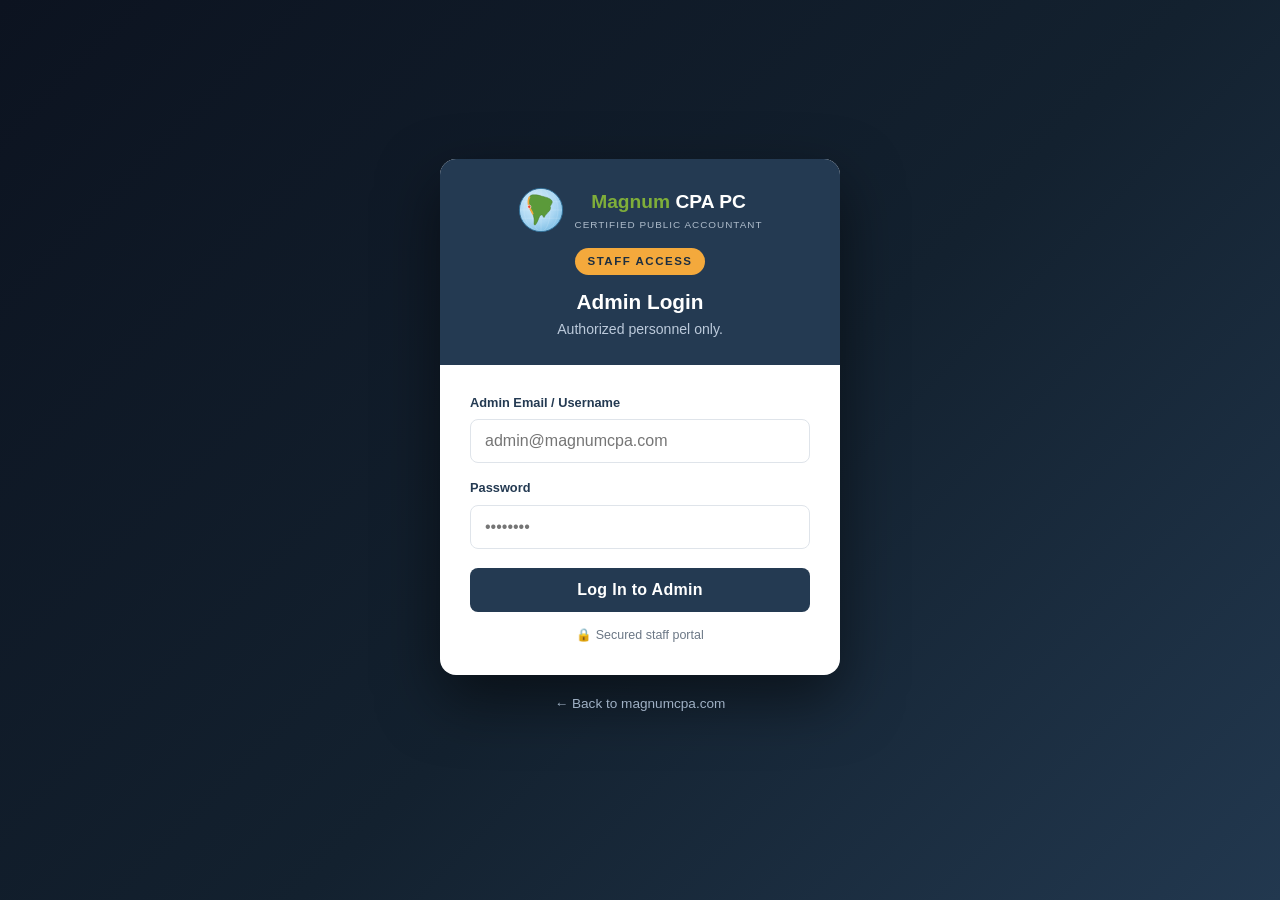
<file: admin-login.html>
<!DOCTYPE html>
<html lang="en">
<head>
<meta charset="UTF-8">
<meta name="viewport" content="width=device-width, initial-scale=1.0">
<title>Admin Login — Magnum CPA PC</title>
<style>
  :root{--navy:#243a52;--navy-dark:#1c2e41;--navy-3:#13212f;--gold:#f4a93c;--green:#7fae3a;--blue:#2f9fd6;--muted:#6b7785;--border:#dfe4ea;}
  *{box-sizing:border-box;margin:0;padding:0;}
  body{font-family:-apple-system,BlinkMacSystemFont,"Segoe UI",Roboto,Helvetica,Arial,sans-serif;
    min-height:100vh;display:flex;flex-direction:column;color:#2b2b2b;line-height:1.6;
    background:linear-gradient(135deg,#0c1320 0%,var(--navy-3) 55%,#22384f 100%);}
  a{text-decoration:none;color:inherit;}
  .globe{width:46px;height:46px;display:block;flex:none;}
  .wrap{flex:1;display:flex;align-items:center;justify-content:center;padding:34px 18px;}
  .card{width:100%;max-width:400px;background:#fff;border-radius:16px;box-shadow:0 24px 60px rgba(0,0,0,.5);overflow:hidden;}
  .card-head{background:var(--navy);color:#fff;padding:28px 30px 24px;text-align:center;}
  .brand{display:inline-flex;align-items:center;gap:11px;margin-bottom:14px;}
  .brand b{font-size:1.2rem;color:var(--green);font-weight:700;}
  .brand b span{color:#fff;}
  .brand small{display:block;font-size:.62rem;letter-spacing:1px;color:#aebccb;text-align:left;}
  .badge{display:inline-block;background:var(--gold);color:var(--navy-dark);font-weight:800;font-size:.72rem;
    letter-spacing:1.5px;padding:4px 12px;border-radius:20px;text-transform:uppercase;margin-bottom:10px;}
  .card-head h1{font-size:1.3rem;}
  .card-head p{color:#bccadb;font-size:.88rem;}
  .body{padding:28px 30px 30px;}
  .field{margin-bottom:15px;}
  .field label{display:block;font-size:.8rem;font-weight:700;color:var(--navy);margin-bottom:6px;}
  .field input{width:100%;padding:12px 14px;border:1px solid var(--border);border-radius:8px;font-size:1rem;}
  .field input:focus{outline:2px solid var(--gold);border-color:transparent;}
  .btn{width:100%;background:var(--navy);color:#fff;font-weight:800;padding:13px;border:0;border-radius:8px;
    font-size:1rem;cursor:pointer;letter-spacing:.3px;transition:transform .15s,box-shadow .2s;margin-top:4px;}
  .btn:hover{transform:translateY(-2px);box-shadow:0 10px 22px rgba(36,58,82,.4);}
  .secure{display:flex;align-items:center;justify-content:center;gap:6px;color:var(--muted);font-size:.78rem;margin-top:14px;}
  .back{display:block;text-align:center;color:#9fb0c4;font-size:.85rem;padding:18px 0 26px;}
  .back:hover{color:#fff;}
</style>
</head>
<body>
<svg width="0" height="0" style="position:absolute" aria-hidden="true">
  <symbol id="globeIcon" viewBox="0 0 100 100">
    <defs><radialGradient id="gOcean" cx="40%" cy="34%" r="80%">
      <stop offset="0%" stop-color="#dcf0fb"/><stop offset="58%" stop-color="#a9d6f2"/><stop offset="100%" stop-color="#6db4e0"/>
    </radialGradient><clipPath id="gClip"><circle cx="50" cy="50" r="47"/></clipPath></defs>
    <circle cx="50" cy="50" r="47" fill="url(#gOcean)"/>
    <g clip-path="url(#gClip)" fill="none" stroke="#ffffff" stroke-width="0.8" opacity=".35">
      <line x1="3" y1="32" x2="97" y2="32"/><line x1="3" y1="50" x2="97" y2="50"/><line x1="3" y1="68" x2="97" y2="68"/>
      <line x1="50" y1="3" x2="50" y2="97"/><ellipse cx="50" cy="50" rx="20" ry="47"/><ellipse cx="50" cy="50" rx="37" ry="47"/>
    </g>
    <g clip-path="url(#gClip)">
      <path d="M28 18 C34 16 44 17 52 20 C60 22 70 24 74 30 C76 34 72 38 70 42 C72 46 70 52 64 56 C62 60 60 60 58 64 C57 68 55 66 54 62 C52 60 50 60 47 64 C44 70 42 78 38 82 C36 84 34 82 35 76 C36 70 34 64 32 58 C30 52 26 48 24 42 C22 36 22 28 25 22 C26 20 27 19 28 18 Z" fill="#5b9a3a" stroke="#467a2c" stroke-width="1"/>
      <path d="M32 58 C30 52 26 48 24 42 C22 36 22 28 25 22" fill="none" stroke="#f4a93c" stroke-width="3.6" stroke-linecap="round" stroke-linejoin="round"/>
      <circle cx="24.5" cy="43" r="3.6" fill="#e8442b" stroke="#fff" stroke-width="1.3"/>
    </g>
    <circle cx="50" cy="50" r="47" fill="none" stroke="#2f6d96" stroke-width="2"/>
  </symbol>
</svg>

<div class="wrap">
  <div>
    <div class="card">
      <div class="card-head">
        <div class="brand">
          <svg class="globe" aria-hidden="true"><use href="#globeIcon"/></svg>
          <span><b>Magnum <span>CPA PC</span></b><small>CERTIFIED PUBLIC ACCOUNTANT</small></span>
        </div>
        <div class="badge">Staff Access</div>
        <h1>Admin Login</h1>
        <p>Authorized personnel only.</p>
      </div>
      <div class="body">
        <form onsubmit="return adminLogin(event)">
          <div class="field"><label for="user">Admin Email / Username</label><input type="text" id="user" placeholder="admin@magnumcpa.com" required></div>
          <div class="field"><label for="pass">Password</label><input type="password" id="pass" placeholder="••••••••" required></div>
          <button class="btn" type="submit">Log In to Admin</button>
        </form>
        <div class="secure">🔒 Secured staff portal</div>
      </div>
    </div>
    <a class="back" href="index.html">← Back to magnumcpa.com</a>
  </div>
</div>

<script>
  // ===== Admin credentials — CHANGE THESE before going live =====
  const ADMIN_USER = "admin@magnumcpa.com";
  const ADMIN_PASS = "magnum2026";
  // ==============================================================

  function adminLogin(e){
    e.preventDefault();
    const u = document.getElementById('user').value.trim().toLowerCase();
    const p = document.getElementById('pass').value;
    if (u === ADMIN_USER.toLowerCase() && p === ADMIN_PASS){
      sessionStorage.setItem('magnum_admin', '1');
      window.location.href = 'admin.html';
    } else {
      alert('Invalid admin credentials.');
    }
    return false;
  }
</script>
</body>
</html>
</file>
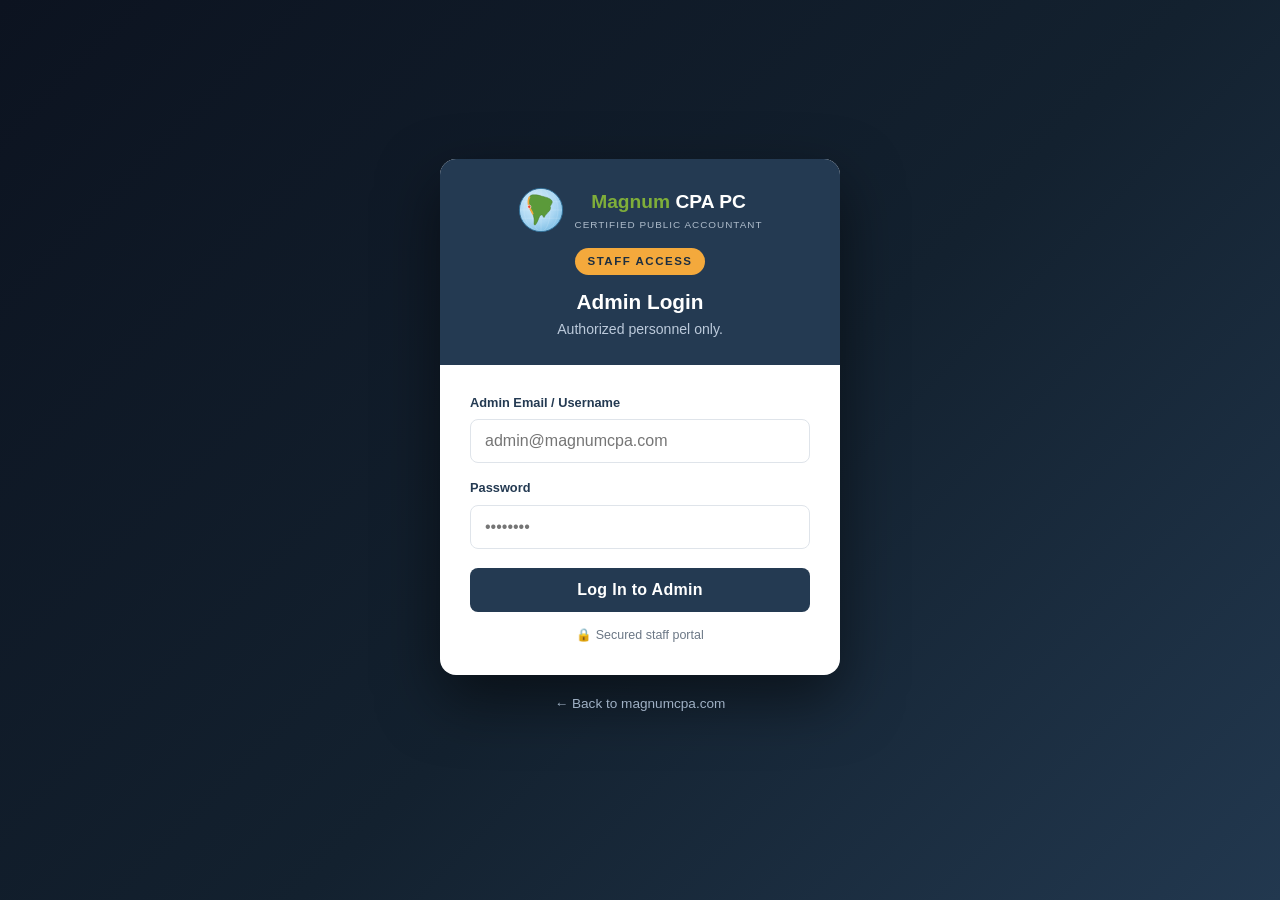
<file: admin.html>
<!DOCTYPE html>
<html lang="en">
<head>
<meta charset="UTF-8">
<meta name="viewport" content="width=device-width, initial-scale=1.0">
<title>Admin Dashboard — Magnum CPA PC</title>
<style>
  :root{
    --navy:#243a52;--navy-dark:#1c2e41;--navy-3:#13212f;
    --gold:#f4a93c;--green:#7fae3a;--blue:#2f9fd6;
    --text:#2b2b2b;--muted:#6b7785;--border:#e1e6ec;--bg-alt:#f3f5f8;--radius:12px;
  }
  *{box-sizing:border-box;margin:0;padding:0;}
  body{font-family:-apple-system,BlinkMacSystemFont,"Segoe UI",Roboto,Helvetica,Arial,sans-serif;
    color:var(--text);background:var(--bg-alt);line-height:1.6;-webkit-font-smoothing:antialiased;}
  a{text-decoration:none;color:inherit;}
  .container{max-width:1100px;margin:0 auto;padding:0 20px;}
  .globe{width:40px;height:40px;display:block;flex:none;}

  header{background:var(--navy-3);color:#fff;position:sticky;top:0;z-index:20;box-shadow:0 2px 10px rgba(0,0,0,.3);}
  .hbar{display:flex;align-items:center;justify-content:space-between;padding:14px 0;gap:16px;}
  .brand{display:flex;align-items:center;gap:11px;}
  .brand b{font-size:1.1rem;color:var(--green);font-weight:700;}
  .brand b span{color:#fff;}
  .brand small{display:block;font-size:.6rem;letter-spacing:1px;color:var(--gold);}
  .hright{display:flex;align-items:center;gap:14px;font-size:.9rem;}
  .btn{background:var(--gold);color:var(--navy-dark);font-weight:700;padding:9px 16px;border-radius:6px;cursor:pointer;border:0;font-size:.85rem;transition:.2s;}
  .btn:hover{filter:brightness(1.05);}
  .btn.ghost{background:transparent;color:#cdd6df;border:1px solid #3a4d66;}
  .btn.ghost:hover{background:#1c2e41;color:#fff;}

  section{padding:28px 0;}
  /* stats */
  .stats{display:grid;grid-template-columns:repeat(4,1fr);gap:16px;margin-bottom:8px;}
  .stat{background:#fff;border:1px solid var(--border);border-radius:var(--radius);padding:20px 22px;border-top:4px solid var(--gold);}
  .stat b{display:block;font-size:1.9rem;color:var(--navy);font-weight:800;}
  .stat span{color:var(--muted);font-size:.85rem;}

  .bar{display:flex;align-items:center;justify-content:space-between;gap:12px;margin:26px 0 14px;flex-wrap:wrap;}
  .bar h2{color:var(--navy);font-size:1.3rem;}
  .search{padding:10px 14px;border:1px solid var(--border);border-radius:8px;font-size:.95rem;min-width:240px;}

  .client{background:#fff;border:1px solid var(--border);border-radius:var(--radius);margin-bottom:14px;overflow:hidden;box-shadow:0 6px 18px rgba(36,58,82,.05);}
  .client-head{display:flex;align-items:center;gap:14px;padding:16px 20px;cursor:pointer;}
  .client-head:hover{background:#fafbfc;}
  .ava{width:48px;height:48px;border-radius:50%;background:var(--navy);color:var(--gold);display:grid;place-items:center;font-weight:700;flex:none;overflow:hidden;}
  .ava img{width:100%;height:100%;object-fit:cover;}
  .client-head .who{flex:1;min-width:0;}
  .client-head .who b{color:var(--navy);display:block;}
  .client-head .who span{color:var(--muted);font-size:.85rem;}
  .pill{background:var(--bg-alt);border:1px solid var(--border);color:var(--muted);font-size:.75rem;font-weight:700;padding:4px 10px;border-radius:20px;white-space:nowrap;}
  .pill.docs{background:#eef6e6;border-color:#cfe3bd;color:#4f7d2f;}
  .chev{color:var(--muted);transition:transform .2s;}
  .client.open .chev{transform:rotate(90deg);}

  .client-body{display:none;padding:0 20px 20px;border-top:1px solid var(--border);}
  .client.open .client-body{display:block;}
  .info-grid{display:grid;grid-template-columns:repeat(2,1fr);gap:8px 24px;padding:16px 0;}
  .info-grid .it{font-size:.9rem;}
  .info-grid .it label{display:block;font-size:.72rem;text-transform:uppercase;letter-spacing:.4px;color:var(--muted);font-weight:700;}
  .info-grid .it span{color:#2b2b2b;}
  .docs-h{font-size:.85rem;font-weight:700;color:var(--navy);text-transform:uppercase;letter-spacing:.4px;margin:6px 0 10px;}
  .doc-row{display:flex;align-items:center;gap:12px;padding:10px 14px;border:1px solid var(--border);border-radius:8px;margin-bottom:8px;}
  .doc-row .fic{width:36px;height:36px;border-radius:7px;background:var(--navy);color:var(--gold);display:grid;place-items:center;flex:none;}
  .doc-row .m{flex:1;min-width:0;}
  .doc-row .m b{font-size:.9rem;color:var(--navy);display:block;overflow:hidden;text-overflow:ellipsis;white-space:nowrap;}
  .doc-row .m span{font-size:.76rem;color:var(--muted);}
  .doc-row a{color:var(--blue);font-weight:700;font-size:.82rem;}
  .empty{color:var(--muted);font-style:italic;font-size:.9rem;padding:4px 0;}

  /* feedback */
  .fb-item{border:1px solid var(--border);border-radius:10px;padding:16px 18px;margin-bottom:12px;background:#fff;}
  .fb-top{display:flex;align-items:center;gap:12px;margin-bottom:6px;}
  .fb-ava{width:40px;height:40px;border-radius:50%;background:var(--navy);color:var(--gold);display:grid;place-items:center;font-weight:700;flex:none;overflow:hidden;}
  .fb-ava img{width:100%;height:100%;object-fit:cover;}
  .fb-name{font-weight:700;color:var(--navy);}
  .fb-date{font-size:.78rem;color:var(--muted);}
  .fb-stars{color:var(--gold);margin-left:auto;letter-spacing:1px;}
  .fb-text{color:#3c4757;font-size:.95rem;}

  /* admin chat threads */
  .thread{max-height:300px;overflow-y:auto;padding:14px 0;display:flex;flex-direction:column;}
  .bubble{max-width:75%;padding:8px 12px;border-radius:13px;font-size:.88rem;line-height:1.4;margin-bottom:8px;word-wrap:break-word;}
  .bubble.them{background:#eef1f5;color:#2b2b2b;align-self:flex-start;border-bottom-left-radius:4px;}
  .bubble.me{background:var(--gold);color:var(--navy-dark);align-self:flex-end;border-bottom-right-radius:4px;}
  .bubble .bt{display:block;font-size:.65rem;opacity:.65;margin-top:3px;}
  .reply{display:flex;gap:8px;padding-top:10px;border-top:1px solid var(--border);}
  .reply input{flex:1;padding:10px 13px;border:1px solid var(--border);border-radius:22px;font-size:.9rem;}
  .reply input:focus{outline:2px solid var(--gold);border-color:transparent;}

  /* admin chat panel (two-pane) */
  .chatbox{display:grid;grid-template-columns:310px 1fr;background:#fff;border:1px solid var(--border);
    border-radius:var(--radius);overflow:hidden;box-shadow:0 6px 18px rgba(36,58,82,.05);min-height:440px;}
  .conv-list{border-right:1px solid var(--border);background:#fafbfc;max-height:520px;overflow-y:auto;}
  .conv-item{display:flex;gap:12px;align-items:center;padding:14px 16px;cursor:pointer;border-bottom:1px solid var(--border);transition:.15s;}
  .conv-item:hover{background:#f1f4f7;}
  .conv-item.active{background:#fff;box-shadow:inset 3px 0 0 var(--gold);}
  .conv-item .ava{width:42px;height:42px;font-size:.95rem;}
  .conv-item .ci{flex:1;min-width:0;}
  .conv-item .ci b{color:var(--navy);display:block;overflow:hidden;text-overflow:ellipsis;white-space:nowrap;}
  .conv-item .ci span{font-size:.8rem;color:var(--muted);display:block;overflow:hidden;text-overflow:ellipsis;white-space:nowrap;}
  .conv-item .badge{background:var(--gold);color:var(--navy-dark);font-size:.7rem;font-weight:800;border-radius:20px;padding:2px 8px;flex:none;}

  .conv-view{display:flex;flex-direction:column;min-width:0;}
  .cv-head{padding:15px 18px;border-bottom:1px solid var(--border);display:flex;align-items:center;gap:12px;}
  .cv-head .ava{width:40px;height:40px;}
  .cv-head b{color:var(--navy);display:block;}
  .cv-head span{font-size:.82rem;color:var(--muted);}
  .cv-thread{flex:1;overflow-y:auto;padding:18px;display:flex;flex-direction:column;background:#f3f5f8;min-height:280px;max-height:420px;}
  .cv-reply{display:flex;gap:8px;padding:12px;border-top:1px solid var(--border);background:#fff;}
  .cv-reply input{flex:1;padding:11px 14px;border:1px solid var(--border);border-radius:22px;font-size:.92rem;}
  .cv-reply input:focus{outline:2px solid var(--gold);border-color:transparent;}
  .cv-reply button{width:44px;height:44px;border-radius:50%;border:0;background:var(--gold);color:var(--navy-dark);font-size:1.05rem;cursor:pointer;flex:none;}
  .cv-empty{margin:auto;color:var(--muted);font-style:italic;text-align:center;padding:30px;}

  @media (max-width:680px){
    .stats{grid-template-columns:repeat(2,1fr);}
    .info-grid{grid-template-columns:1fr;}
    .chatbox{grid-template-columns:1fr;}
    .conv-list{max-height:220px;}
    .brand small{display:none;}
  }
</style>
</head>
<body>
<svg width="0" height="0" style="position:absolute" aria-hidden="true">
  <symbol id="globeIcon" viewBox="0 0 100 100">
    <defs><radialGradient id="gOcean" cx="40%" cy="34%" r="80%">
      <stop offset="0%" stop-color="#dcf0fb"/><stop offset="58%" stop-color="#a9d6f2"/><stop offset="100%" stop-color="#6db4e0"/>
    </radialGradient><clipPath id="gClip"><circle cx="50" cy="50" r="47"/></clipPath></defs>
    <circle cx="50" cy="50" r="47" fill="url(#gOcean)"/>
    <g clip-path="url(#gClip)" fill="none" stroke="#ffffff" stroke-width="0.8" opacity=".35">
      <line x1="3" y1="32" x2="97" y2="32"/><line x1="3" y1="50" x2="97" y2="50"/><line x1="3" y1="68" x2="97" y2="68"/>
      <line x1="50" y1="3" x2="50" y2="97"/><ellipse cx="50" cy="50" rx="20" ry="47"/><ellipse cx="50" cy="50" rx="37" ry="47"/>
    </g>
    <g clip-path="url(#gClip)">
      <path d="M28 18 C34 16 44 17 52 20 C60 22 70 24 74 30 C76 34 72 38 70 42 C72 46 70 52 64 56 C62 60 60 60 58 64 C57 68 55 66 54 62 C52 60 50 60 47 64 C44 70 42 78 38 82 C36 84 34 82 35 76 C36 70 34 64 32 58 C30 52 26 48 24 42 C22 36 22 28 25 22 C26 20 27 19 28 18 Z" fill="#5b9a3a" stroke="#467a2c" stroke-width="1"/>
      <path d="M32 58 C30 52 26 48 24 42 C22 36 22 28 25 22" fill="none" stroke="#f4a93c" stroke-width="3.6" stroke-linecap="round" stroke-linejoin="round"/>
      <circle cx="24.5" cy="43" r="3.6" fill="#e8442b" stroke="#fff" stroke-width="1.3"/>
    </g>
    <circle cx="50" cy="50" r="47" fill="none" stroke="#2f6d96" stroke-width="2"/>
  </symbol>
</svg>

<header>
  <div class="container hbar">
    <a class="brand" href="index.html">
      <svg class="globe" aria-hidden="true"><use href="#globeIcon"/></svg>
      <span><b>Magnum <span>CPA PC</span></b><small>ADMIN DASHBOARD</small></span>
    </a>
    <div class="hright">
      <button class="btn" onclick="exportExcel()">⬇ Export Excel</button>
      <button class="btn ghost" onclick="adminLogout()">Log Out</button>
    </div>
  </div>
</header>

<section>
  <div class="container">
    <div class="stats">
      <div class="stat"><b id="stClients">0</b><span>Total Clients</span></div>
      <div class="stat"><b id="stDocs">0</b><span>Uploaded Documents</span></div>
      <div class="stat"><b id="stFeedback">0</b><span>Feedback Reviews</span></div>
      <div class="stat"><b id="stRating">—</b><span>Avg. Rating</span></div>
    </div>

    <div class="bar">
      <h2>Clients</h2>
      <input class="search" id="search" type="text" placeholder="Search name or email..." oninput="renderClients()">
    </div>
    <div id="clientList"></div>

    <div class="bar"><h2>Client Messages</h2></div>
    <div class="chatbox">
      <div class="conv-list" id="convList"></div>
      <div class="conv-view" id="convView">
        <div class="cv-empty">Select a conversation on the left to read and reply.</div>
      </div>
    </div>

    <div class="bar"><h2>Client Feedback</h2></div>
    <div id="fbList"></div>
  </div>
</section>

<script>
  // ----- guard -----
  if (sessionStorage.getItem('magnum_admin') !== '1'){ window.location.href = 'admin-login.html'; }

  function adminLogout(){ sessionStorage.removeItem('magnum_admin'); window.location.href = 'admin-login.html'; }

  // ----- data access -----
  function getSignups(){ try{return JSON.parse(localStorage.getItem('magnum_signups')||'[]');}catch(e){return [];} }
  function getFeedback(){ try{return JSON.parse(localStorage.getItem('magnum_feedback')||'[]');}catch(e){return [];} }
  function profileFor(email){
    try{ return JSON.parse(localStorage.getItem('magnum_profile_'+(email||'').toLowerCase())||'{}'); }
    catch(e){ return {}; }
  }
  function docsFor(email){
    try{ return JSON.parse(localStorage.getItem('magnum_docs_'+(email||'').toLowerCase())||'[]'); }
    catch(e){ return []; }
  }

  // merge signups + profiles into one client list keyed by email
  function getClients(){
    const map = {};
    getSignups().forEach(s => {
      const k = (s.email||'').toLowerCase();
      map[k] = { email: s.email, name: s.name, signupDate: s.date };
    });
    for (let i=0;i<localStorage.length;i++){
      const key = localStorage.key(i);
      if (key && key.indexOf('magnum_profile_')===0){
        const email = key.slice('magnum_profile_'.length);
        if (!map[email]) map[email] = { email: email, name: '' };
      }
    }
    return Object.keys(map).map(k => {
      const base = map[k];
      const p = profileFor(base.email);
      const docs = docsFor(base.email);
      return Object.assign(base, { profile: p, docs: docs, name: p.name || base.name || '(no name)' });
    });
  }

  function esc(s){ return String(s==null?'':s).replace(/&/g,'&amp;').replace(/</g,'&lt;').replace(/>/g,'&gt;').replace(/"/g,'&quot;'); }
  function initial(n){ return (n||'?').trim().charAt(0).toUpperCase() || '?'; }
  function fmtSize(b){ if(b<1024)return b+' B'; if(b<1048576)return (b/1024).toFixed(1)+' KB'; return (b/1048576).toFixed(1)+' MB'; }
  function fileIcon(t,n){ n=(n||'').toLowerCase(); if((t||'').indexOf('image')===0)return '🖼️'; if(n.endsWith('.pdf'))return '📕'; if(n.endsWith('.doc')||n.endsWith('.docx'))return '📘'; if(n.endsWith('.xls')||n.endsWith('.xlsx'))return '📗'; return '📄'; }
  function starString(n){ n=+n||0; return '★★★★★'.slice(0,n)+'☆☆☆☆☆'.slice(0,5-n); }

  // ----- render -----
  function renderStats(clients){
    const fb = getFeedback();
    const totalDocs = clients.reduce((a,c)=>a+c.docs.length,0);
    document.getElementById('stClients').textContent = clients.length;
    document.getElementById('stDocs').textContent = totalDocs;
    document.getElementById('stFeedback').textContent = fb.length;
    const avg = fb.length ? (fb.reduce((a,f)=>a+(+f.rating||0),0)/fb.length) : 0;
    document.getElementById('stRating').textContent = fb.length ? avg.toFixed(1)+' ★' : '—';
  }

  function clientCard(c, idx){
    const p = c.profile || {};
    const ava = p.photo ? '<img src="'+p.photo+'" alt="">' : initial(c.name);
    const info = [
      ['Email', c.email],['Phone', p.phone],['Sex', p.sex],['Date of Birth', p.dob],
      ['Occupation', p.job],['Address', p.addr],['Sign-up Date', c.signupDate],['About', p.bio]
    ].map(([l,v]) => '<div class="it"><label>'+l+'</label><span>'+(v?esc(v):'—')+'</span></div>').join('');

    const docs = c.docs.length
      ? c.docs.map(d => '<div class="doc-row"><div class="fic">'+fileIcon(d.mime,d.name)+'</div>'+
          '<div class="m"><b>'+esc(d.name)+'</b><span>'+esc(d.category||'')+' · '+fmtSize(d.size)+' · '+esc(d.date)+'</span></div>'+
          '<a href="'+d.data+'" download="'+esc(d.name)+'">Download</a></div>').join('')
      : '<p class="empty">No documents uploaded.</p>';

    return '<div class="client" id="cl'+idx+'">'+
      '<div class="client-head" onclick="toggleClient('+idx+')">'+
        '<div class="ava">'+ava+'</div>'+
        '<div class="who"><b>'+esc(c.name)+'</b><span>'+esc(c.email)+'</span></div>'+
        '<span class="pill'+(c.docs.length?' docs':'')+'">'+c.docs.length+' file'+(c.docs.length===1?'':'s')+'</span>'+
        '<span class="chev">▶</span>'+
      '</div>'+
      '<div class="client-body">'+
        '<div class="info-grid">'+info+'</div>'+
        '<div class="docs-h">Uploaded Documents</div>'+docs+
      '</div>'+
    '</div>';
  }

  let CLIENTS = [];
  function renderClients(){
    const q = (document.getElementById('search').value||'').toLowerCase();
    const filtered = CLIENTS.filter(c =>
      (c.name||'').toLowerCase().includes(q) || (c.email||'').toLowerCase().includes(q));
    const el = document.getElementById('clientList');
    el.innerHTML = filtered.length
      ? filtered.map((c,i)=>clientCard(c,i)).join('')
      : '<p class="empty">No clients found.</p>';
  }
  function toggleClient(i){ document.getElementById('cl'+i).classList.toggle('open'); }

  function chatKeyFor(email){ return 'magnum_chat_' + (email||'').toLowerCase(); }
  function getChat(email){ try{return JSON.parse(localStorage.getItem(chatKeyFor(email))||'[]');}catch(e){return [];} }
  function getChatThreads(){
    const emails = [];
    for (let i=0;i<localStorage.length;i++){
      const k = localStorage.key(i);
      if (k && k.indexOf('magnum_chat_')===0) emails.push(k.slice('magnum_chat_'.length));
    }
    return emails;
  }
  function nameFor(email){
    const c = CLIENTS.find(c => (c.email||'').toLowerCase() === (email||'').toLowerCase());
    return c ? c.name : email;
  }

  let activeEmail = null;

  function renderMessages(){
    const threads = getChatThreads();
    const list = document.getElementById('convList');
    if(!threads.length){
      list.innerHTML = '<p class="empty" style="padding:18px;">No client messages yet.</p>';
      document.getElementById('convView').innerHTML =
        '<div class="cv-empty">No conversations yet. When a client sends a message from the portal, it will appear here.</div>';
      return;
    }
    // newest-active conversations first
    threads.sort((a,b)=>{
      const la = getChat(a).slice(-1)[0], lb = getChat(b).slice(-1)[0];
      return (lb?lb.date:'').localeCompare(la?la.date:'');
    });
    list.innerHTML = threads.map(email=>{
      const msgs = getChat(email);
      const last = msgs[msgs.length-1];
      const preview = last ? (last.from==='admin'?'You: ':'') + last.text : 'No messages yet';
      return '<div class="conv-item'+(email===activeEmail?' active':'')+'" onclick="openConv(\''+esc(email)+'\')">'+
        '<div class="ava">'+initial(nameFor(email))+'</div>'+
        '<div class="ci"><b>'+esc(nameFor(email))+'</b><span>'+esc(preview)+'</span></div>'+
        '<span class="badge">'+msgs.length+'</span>'+
      '</div>';
    }).join('');

    // keep current selection if still present, else default to first
    if(!activeEmail || threads.indexOf(activeEmail)===-1){ activeEmail = threads[0]; }
    renderConvView();
  }

  function openConv(email){ activeEmail = email; renderMessages(); }

  function renderConvView(){
    const view = document.getElementById('convView');
    if(!activeEmail){ view.innerHTML = '<div class="cv-empty">Select a conversation to read and reply.</div>'; return; }
    const msgs = getChat(activeEmail);
    const bubbles = msgs.length
      ? msgs.map(m => '<div class="bubble '+(m.from==='admin'?'me':'them')+'">'+esc(m.text)+'<span class="bt">'+esc(m.date)+'</span></div>').join('')
      : '<div class="cv-empty">No messages in this conversation yet.</div>';
    view.innerHTML =
      '<div class="cv-head"><div class="ava">'+initial(nameFor(activeEmail))+'</div>'+
        '<div><b>'+esc(nameFor(activeEmail))+'</b><span>'+esc(activeEmail)+'</span></div></div>'+
      '<div class="cv-thread" id="cvThread">'+bubbles+'</div>'+
      '<div class="cv-reply">'+
        '<input type="text" id="cvReply" placeholder="Type your reply..." autocomplete="off" '+
          'onkeydown="if(event.key===\'Enter\'){event.preventDefault();sendReply();}">'+
        '<button onclick="sendReply()" aria-label="Send">➤</button>'+
      '</div>';
    const t = document.getElementById('cvThread');
    if(t){ t.scrollTop = t.scrollHeight; }
  }

  function sendReply(){
    if(!activeEmail) return;
    const inp = document.getElementById('cvReply');
    const text = (inp.value||'').trim();
    if(!text) return;
    const msgs = getChat(activeEmail);
    msgs.push({ from:'admin', text:text, date:new Date().toLocaleString() });
    localStorage.setItem(chatKeyFor(activeEmail), JSON.stringify(msgs));
    renderMessages();
  }

  function renderFeedback(){
    const fb = getFeedback();
    const el = document.getElementById('fbList');
    if(!fb.length){ el.innerHTML = '<p class="empty">No feedback yet.</p>'; return; }
    el.innerHTML = fb.slice().reverse().map(f=>{
      const ava = f.photo ? '<img src="'+f.photo+'" alt="">' : initial(f.name);
      return '<div class="fb-item"><div class="fb-top"><div class="fb-ava">'+ava+'</div>'+
        '<div><div class="fb-name">'+esc(f.name)+'</div><div class="fb-date">'+esc(f.date)+'</div></div>'+
        '<div class="fb-stars">'+starString(f.rating)+'</div></div>'+
        '<div class="fb-text">'+esc(f.text)+'</div></div>';
    }).join('');
  }

  // ----- Excel export (Sign Ups + Client Info) -----
  function cell(v){ return '<Cell><Data ss:Type="String">'+esc(v)+'</Data></Cell>'; }
  function sheet(name, headers, rows){
    let h='<Worksheet ss:Name="'+esc(name)+'"><Table><Row>'+headers.map(cell).join('')+'</Row>';
    rows.forEach(r=>{ h+='<Row>'+r.map(cell).join('')+'</Row>'; });
    return h+'</Table></Worksheet>';
  }
  function exportExcel(){
    const signups = getSignups();
    const signSheet = sheet('Sign Ups', ['Full Name','Email','Password','Sign-up Date'],
      signups.map(r=>[r.name,r.email,r.password,r.date]));
    const infoSheet = sheet('Client Info',
      ['Full Name','Email','Phone','Sex','Date of Birth','Occupation','Address','About Me','Files Uploaded'],
      CLIENTS.map(c=>[c.name,c.email,c.profile.phone,c.profile.sex,c.profile.dob,c.profile.job,c.profile.addr,c.profile.bio,c.docs.length]));
    const xml='<?xml version="1.0"?>\n<?mso-application progid="Excel.Sheet"?>\n'+
      '<Workbook xmlns="urn:schemas-microsoft-com:office:spreadsheet" xmlns:ss="urn:schemas-microsoft-com:office:spreadsheet">'+
      signSheet+infoSheet+'</Workbook>';
    const blob=new Blob([xml],{type:'application/vnd.ms-excel'});
    const url=URL.createObjectURL(blob); const a=document.createElement('a');
    a.href=url; a.download='magnum-signups.xls'; document.body.appendChild(a); a.click(); a.remove();
    URL.revokeObjectURL(url);
  }

  // init
  CLIENTS = getClients();
  renderStats(CLIENTS);
  renderClients();
  renderMessages();
  renderFeedback();
</script>
</body>
</html>
</file>
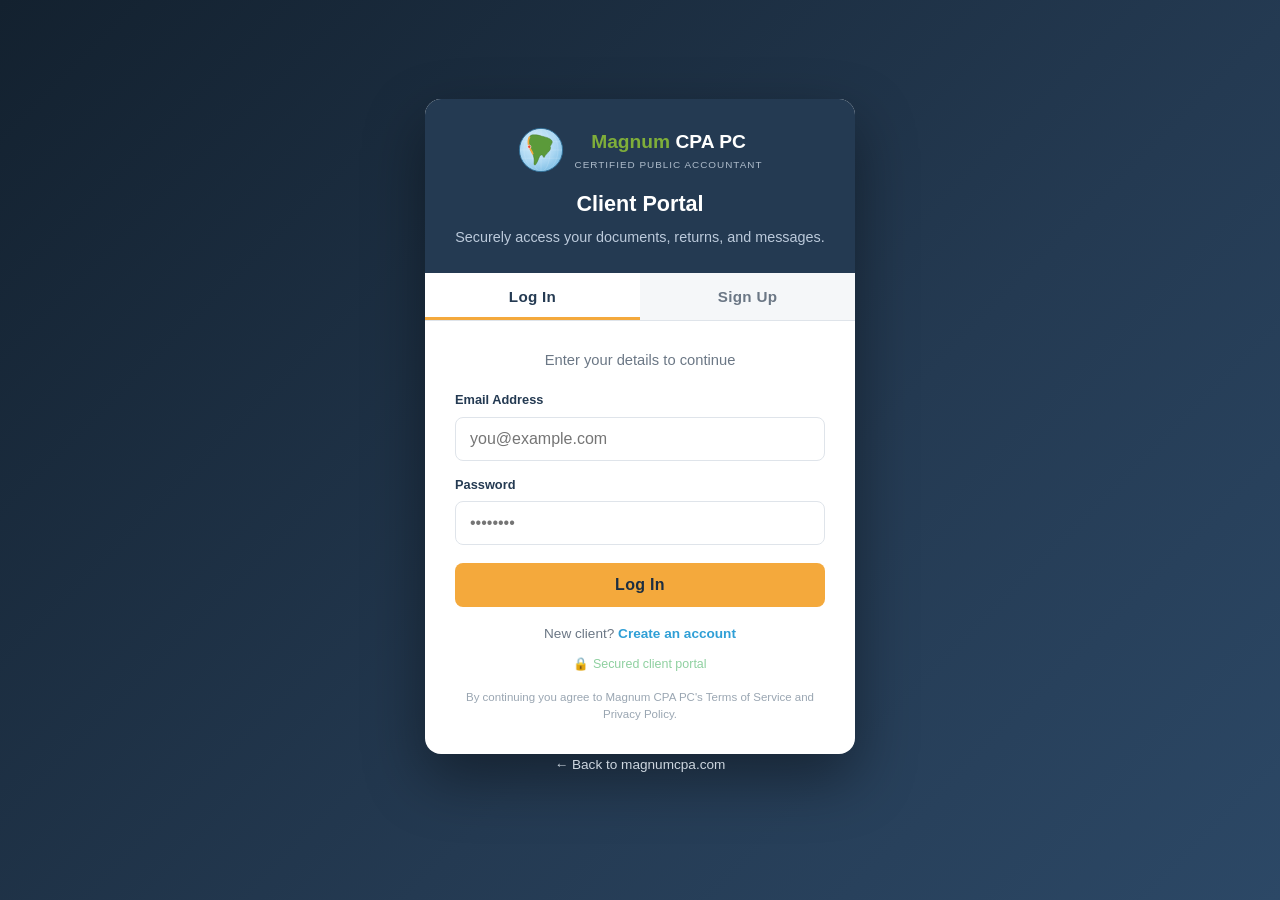
<file: client-portal.html>
<!DOCTYPE html>
<html lang="en">
<head>
<meta charset="UTF-8">
<meta name="viewport" content="width=device-width, initial-scale=1.0">
<title>Client Portal — Magnum CPA PC</title>
<meta name="description" content="Secure Client Portal for Magnum CPA PC. Log in or sign up with Google, Apple, or your email address.">
<style>
  :root{
    --navy:#243a52;
    --navy-dark:#1c2e41;
    --navy-3:#13212f;
    --gold:#f4a93c;
    --green:#7fae3a;
    --blue:#2f9fd6;
    --text:#2b2b2b;
    --muted:#6b7785;
    --border:#dfe4ea;
    --radius:10px;
  }
  *{box-sizing:border-box;margin:0;padding:0;}
  body{
    font-family:-apple-system,BlinkMacSystemFont,"Segoe UI",Roboto,Helvetica,Arial,sans-serif;
    color:var(--text);line-height:1.6;-webkit-font-smoothing:antialiased;
    min-height:100vh;display:flex;flex-direction:column;
    background:linear-gradient(135deg,var(--navy-3) 0%,var(--navy) 60%,#2c4866 100%);
  }
  a{text-decoration:none;color:inherit;}
  .globe{width:46px;height:46px;display:block;flex:none;}

  .wrap{flex:1;display:flex;align-items:center;justify-content:center;padding:34px 18px;}
  .card{
    width:100%;max-width:430px;background:#fff;border-radius:16px;
    box-shadow:0 24px 60px rgba(0,0,0,.4);overflow:hidden;
  }

  /* header */
  .card-head{background:var(--navy);color:#fff;padding:28px 30px 24px;text-align:center;}
  .brand{display:inline-flex;align-items:center;gap:11px;margin-bottom:14px;}
  .brand .t b{font-size:1.2rem;color:var(--green);font-weight:700;}
  .brand .t b span{color:#fff;}
  .brand .t small{display:block;font-size:.62rem;letter-spacing:1px;color:#aebccb;text-align:left;}
  .card-head h1{font-size:1.35rem;margin-bottom:4px;}
  .card-head p{color:#bccadb;font-size:.9rem;}

  /* tabs */
  .tabs{display:flex;border-bottom:1px solid var(--border);}
  .tabs button{
    flex:1;background:#f5f7f9;border:0;padding:15px;font-size:.95rem;font-weight:700;
    color:var(--muted);cursor:pointer;letter-spacing:.3px;transition:.2s;
  }
  .tabs button.active{background:#fff;color:var(--navy);box-shadow:inset 0 -3px 0 var(--gold);}

  .body{padding:28px 30px 30px;}
  .pane-title{font-size:.92rem;color:var(--muted);text-align:center;margin-bottom:18px;}

  /* social buttons */
  .sso{display:flex;flex-direction:column;gap:11px;margin-bottom:20px;}
  .sso button{
    display:flex;align-items:center;justify-content:center;gap:11px;width:100%;
    padding:12px 16px;border:1px solid var(--border);border-radius:8px;background:#fff;
    font-size:.95rem;font-weight:600;color:#2b2b2b;cursor:pointer;transition:.18s;
  }
  .sso button:hover{background:#f7f9fb;border-color:#c9d2db;transform:translateY(-1px);}
  .sso button svg{width:20px;height:20px;flex:none;}
  .sso button.apple{background:#000;color:#fff;border-color:#000;}
  .sso button.apple:hover{background:#1a1a1a;}

  /* divider */
  .divider{display:flex;align-items:center;gap:12px;color:var(--muted);font-size:.8rem;margin:6px 0 18px;}
  .divider:before,.divider:after{content:"";flex:1;height:1px;background:var(--border);}

  /* form */
  .field{margin-bottom:14px;}
  .field label{display:block;font-size:.8rem;font-weight:700;color:var(--navy);margin-bottom:6px;}
  .field input{width:100%;padding:12px 14px;border:1px solid var(--border);border-radius:8px;font-size:1rem;}
  .field input:focus{outline:2px solid var(--gold);border-color:transparent;}
  .signup-only{display:none;}
  body.mode-signup .signup-only{display:block;}

  .btn-primary{
    width:100%;background:var(--gold);color:var(--navy-dark);font-weight:800;
    padding:13px;border:0;border-radius:8px;font-size:1rem;cursor:pointer;letter-spacing:.3px;
    transition:transform .15s,box-shadow .2s;margin-top:4px;
  }
  .btn-primary:hover{transform:translateY(-2px);box-shadow:0 10px 22px rgba(244,169,60,.4);}

  .helper{text-align:center;font-size:.85rem;color:var(--muted);margin-top:16px;}
  .helper a{color:var(--blue);font-weight:600;}
  .fineprint{text-align:center;font-size:.72rem;color:#9aa6b2;margin-top:14px;line-height:1.5;}

  .back{display:block;text-align:center;color:#cdd6df;font-size:.85rem;padding:0 0 26px;}
  .back:hover{color:#fff;}
  .secure{display:flex;align-items:center;justify-content:center;gap:6px;color:#8fd0a0;font-size:.78rem;margin-top:10px;}
</style>
</head>
<body class="mode-login">

<!-- globe icon -->
<svg width="0" height="0" style="position:absolute" aria-hidden="true">
  <symbol id="globeIcon" viewBox="0 0 100 100">
    <defs>
      <radialGradient id="gOcean" cx="40%" cy="34%" r="80%">
        <stop offset="0%" stop-color="#dcf0fb"/><stop offset="58%" stop-color="#a9d6f2"/><stop offset="100%" stop-color="#6db4e0"/>
      </radialGradient>
      <clipPath id="gClip"><circle cx="50" cy="50" r="47"/></clipPath>
    </defs>
    <circle cx="50" cy="50" r="47" fill="url(#gOcean)"/>
    <g clip-path="url(#gClip)" fill="none" stroke="#ffffff" stroke-width="0.8" opacity=".35">
      <line x1="3" y1="32" x2="97" y2="32"/><line x1="3" y1="50" x2="97" y2="50"/>
      <line x1="3" y1="68" x2="97" y2="68"/><line x1="50" y1="3" x2="50" y2="97"/>
      <ellipse cx="50" cy="50" rx="20" ry="47"/><ellipse cx="50" cy="50" rx="37" ry="47"/>
    </g>
    <g clip-path="url(#gClip)">
      <path d="M28 18 C34 16 44 17 52 20 C60 22 70 24 74 30 C76 34 72 38 70 42 C72 46 70 52 64 56 C62 60 60 60 58 64 C57 68 55 66 54 62 C52 60 50 60 47 64 C44 70 42 78 38 82 C36 84 34 82 35 76 C36 70 34 64 32 58 C30 52 26 48 24 42 C22 36 22 28 25 22 C26 20 27 19 28 18 Z" fill="#5b9a3a" stroke="#467a2c" stroke-width="1"/>
      <path d="M32 58 C30 52 26 48 24 42 C22 36 22 28 25 22" fill="none" stroke="#f4a93c" stroke-width="3.6" stroke-linecap="round" stroke-linejoin="round"/>
      <circle cx="24.5" cy="43" r="3.6" fill="#e8442b" stroke="#fff" stroke-width="1.3"/>
    </g>
    <circle cx="50" cy="50" r="47" fill="none" stroke="#2f6d96" stroke-width="2"/>
  </symbol>
</svg>

<div class="wrap">
  <div>
    <div class="card">
      <div class="card-head">
        <div class="brand">
          <svg class="globe" aria-hidden="true"><use href="#globeIcon"/></svg>
          <span class="t"><b>Magnum <span>CPA PC</span></b><small>CERTIFIED PUBLIC ACCOUNTANT</small></span>
        </div>
        <h1 id="headTitle">Client Portal</h1>
        <p id="headSub">Securely access your documents, returns, and messages.</p>
      </div>

      <!-- Log In / Sign Up tabs -->
      <div class="tabs">
        <button id="tabLogin" class="active" onclick="setMode('login')">Log In</button>
        <button id="tabSignup" onclick="setMode('signup')">Sign Up</button>
      </div>

      <div class="body">
        <p class="pane-title" id="paneTitle">Enter your details to continue</p>

        <!-- Email form -->
        <form onsubmit="return emailContinue(event)">
          <div class="field signup-only">
            <label for="fullname">Full Name</label>
            <input type="text" id="fullname" placeholder="Jane Doe">
          </div>
          <div class="field">
            <label for="email">Email Address</label>
            <input type="email" id="email" placeholder="you@example.com" required>
          </div>
          <div class="field">
            <label for="pw">Password</label>
            <input type="password" id="pw" placeholder="••••••••" required>
          </div>
          <div class="field signup-only">
            <label for="pw2">Confirm Password</label>
            <input type="password" id="pw2" placeholder="••••••••">
          </div>
          <button type="submit" class="btn-primary" id="submitBtn">Log In</button>
        </form>

        <p class="helper" id="switchHelper">
          New client? <a href="#" onclick="setMode('signup');return false;">Create an account</a>
        </p>
        <div class="secure">🔒 Secured client portal</div>
        <p class="fineprint">By continuing you agree to Magnum CPA PC's Terms of Service and Privacy Policy.</p>
      </div>
    </div>
    <a class="back" href="index.html">← Back to magnumcpa.com</a>
  </div>
</div>

<script>
  // Where sign-in / sign-up actually completes. Add your live portal URL here.
  const PORTAL_URL = "";

  function setMode(mode){
    const signup = mode === 'signup';
    document.body.classList.toggle('mode-signup', signup);
    document.body.classList.toggle('mode-login', !signup);
    tabLogin.classList.toggle('active', !signup);
    tabSignup.classList.toggle('active', signup);
    headTitle.textContent = signup ? 'Create Your Account' : 'Client Portal';
    headSub.textContent = signup
      ? 'Set up secure access to your tax documents and messages.'
      : 'Securely access your documents, returns, and messages.';
    paneTitle.textContent = signup ? 'Sign up in seconds' : 'Enter your details to continue';
    submitBtn.textContent = signup ? 'Create Account' : 'Log In';
    switchHelper.innerHTML = signup
      ? 'Already a client? <a href="#" onclick="setMode(\'login\');return false;">Log in</a>'
      : 'New client? <a href="#" onclick="setMode(\'signup\');return false;">Create an account</a>';
  }

  // ---- Sign-up storage (kept in this browser) ----
  const STORE_KEY = 'magnum_signups';
  function getSignups(){
    try { return JSON.parse(localStorage.getItem(STORE_KEY) || '[]'); }
    catch(e){ return []; }
  }
  function saveSignup(rec){
    const all = getSignups();
    all.push(rec);
    localStorage.setItem(STORE_KEY, JSON.stringify(all));
    return all.length;
  }
  function xmlEsc(s){
    return String(s == null ? '' : s)
      .replace(/&/g,'&amp;').replace(/</g,'&lt;').replace(/>/g,'&gt;')
      .replace(/"/g,'&quot;');
  }

  // Gather every saved client profile from this browser.
  function getProfiles(){
    const out = [];
    for (let i = 0; i < localStorage.length; i++){
      const k = localStorage.key(i);
      if (k && k.indexOf('magnum_profile_') === 0){
        try {
          const p = JSON.parse(localStorage.getItem(k)) || {};
          p._email = k.slice('magnum_profile_'.length);
          out.push(p);
        } catch(e){}
      }
    }
    return out;
  }

  function cell(v){ return '<Cell><Data ss:Type="String">' + xmlEsc(v) + '</Data></Cell>'; }
  function sheet(name, headers, rows){
    let html = '<Worksheet ss:Name="' + xmlEsc(name) + '"><Table>';
    html += '<Row>' + headers.map(cell).join('') + '</Row>';
    rows.forEach(r => { html += '<Row>' + r.map(cell).join('') + '</Row>'; });
    return html + '</Table></Worksheet>';
  }

  // Build ONE Excel file: "Sign Ups" sheet + "Client Info" sheet.
  function exportSignupsToExcel(){
    const signups = getSignups();
    const profiles = getProfiles();
    if (!signups.length && !profiles.length){
      alert('No sign-ups or profiles have been saved yet.');
      return;
    }

    const signupSheet = sheet(
      'Sign Ups',
      ['Full Name','Email','Password','Sign-up Date'],
      signups.map(r => [r.name, r.email, r.password, r.date])
    );

    const infoSheet = sheet(
      'Client Info',
      ['Full Name','Email','Phone','Sex','Date of Birth','Occupation','Address','About Me','Has Photo'],
      profiles.map(p => [
        p.name, p._email, p.phone, p.sex, p.dob, p.job, p.addr, p.bio,
        p.photo ? 'Yes' : 'No'
      ])
    );

    const xml =
      '<?xml version="1.0"?>\n<?mso-application progid="Excel.Sheet"?>\n' +
      '<Workbook xmlns="urn:schemas-microsoft-com:office:spreadsheet" ' +
      'xmlns:ss="urn:schemas-microsoft-com:office:spreadsheet">' +
      signupSheet + infoSheet +
      '</Workbook>';

    const blob = new Blob([xml], {type:'application/vnd.ms-excel'});
    const url = URL.createObjectURL(blob);
    const a = document.createElement('a');
    a.href = url; a.download = 'magnum-signups.xls';
    document.body.appendChild(a); a.click(); a.remove();
    URL.revokeObjectURL(url);
  }

  function emailContinue(e){
    e.preventDefault();
    const signup = document.body.classList.contains('mode-signup');

    if (signup){
      if (pw.value !== pw2.value){ alert('Passwords do not match. Please re-enter.'); return false; }
      const count = saveSignup({
        name: fullname.value.trim(),
        email: email.value.trim(),
        password: pw.value,
        date: new Date().toLocaleString()
      });
      alert('Thanks for signing up! Your information has been saved (' + count + ' total on this device).');
      e.target.reset();
      setMode('login');
      return false;
    }

    // Log In: check the entered details against the saved sign-ups
    // (the same records that the magnum-signups.xls file is built from).
    const em = email.value.trim().toLowerCase();
    const match = getSignups().find(u =>
      String(u.email || '').trim().toLowerCase() === em && u.password === pw.value);
    if (!match){
      alert('Incorrect email or password. If you have not signed up yet, please use the Sign Up tab.');
      return false;
    }
    // Success — remember the session and open the portal dashboard.
    sessionStorage.setItem('magnum_currentUser', match.email);
    window.location.href = 'dashboard.html';
    return false;
  }
</script>
</body>
</html>
</file>
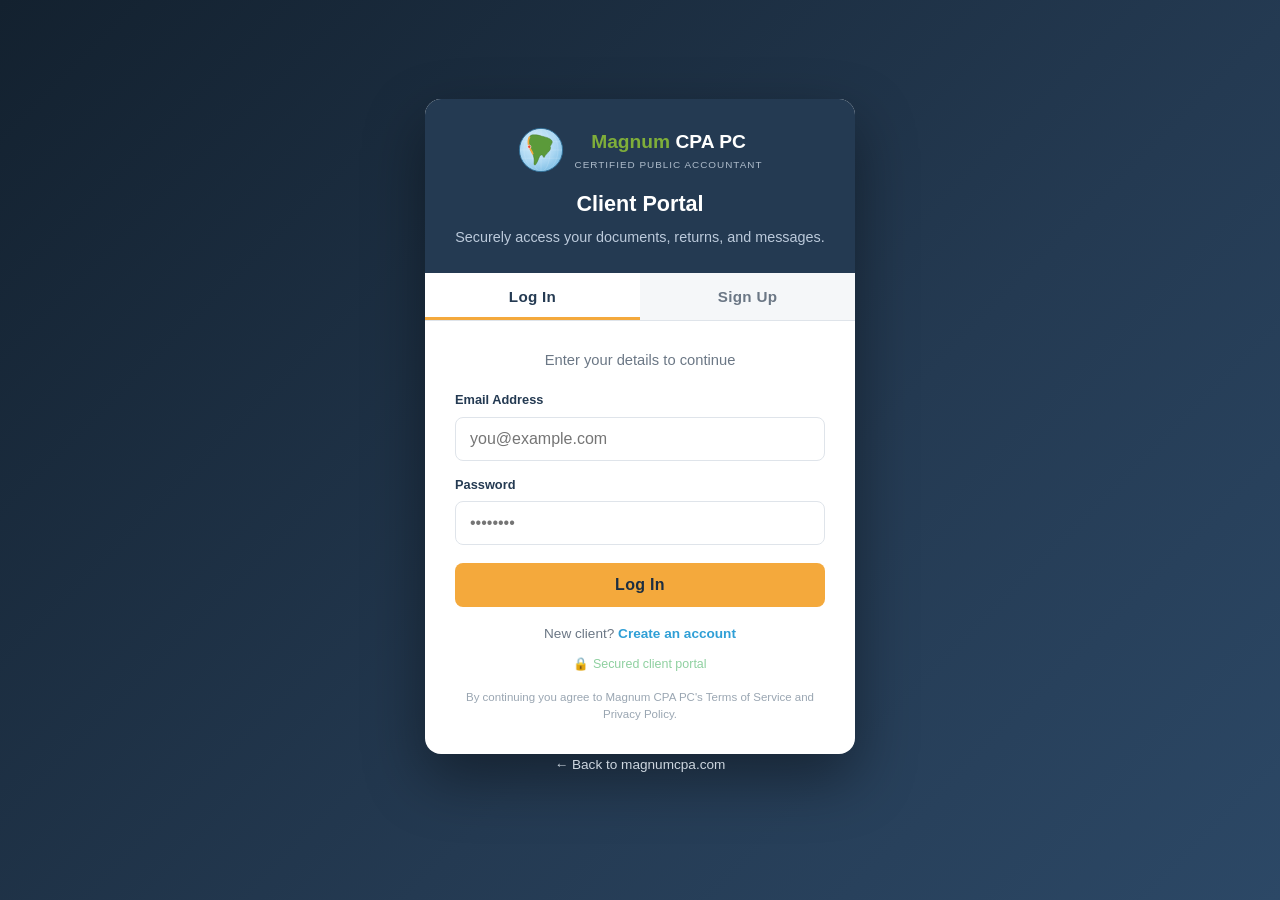
<file: dashboard.html>
<!DOCTYPE html>
<html lang="en">
<head>
<meta charset="UTF-8">
<meta name="viewport" content="width=device-width, initial-scale=1.0">
<title>My Profile — Magnum CPA PC Client Portal</title>
<style>
  :root{
    --navy:#243a52;--navy-dark:#1c2e41;--navy-3:#13212f;
    --gold:#f4a93c;--green:#7fae3a;--blue:#2f9fd6;
    --text:#2b2b2b;--muted:#6b7785;--border:#e1e6ec;--bg-alt:#f3f5f8;--radius:12px;
  }
  *{box-sizing:border-box;margin:0;padding:0;}
  body{font-family:-apple-system,BlinkMacSystemFont,"Segoe UI",Roboto,Helvetica,Arial,sans-serif;
    color:var(--text);background:var(--bg-alt);line-height:1.6;-webkit-font-smoothing:antialiased;}
  a{text-decoration:none;color:inherit;}
  .container{max-width:960px;margin:0 auto;padding:0 20px;}
  .globe{width:40px;height:40px;display:block;flex:none;}

  /* header */
  header{background:var(--navy);color:#fff;position:sticky;top:0;z-index:20;box-shadow:0 2px 10px rgba(0,0,0,.2);}
  .hbar{display:flex;align-items:center;justify-content:space-between;padding:14px 0;gap:16px;}
  .brand{display:flex;align-items:center;gap:11px;}
  .brand b{font-size:1.1rem;color:var(--green);font-weight:700;}
  .brand b span{color:#fff;}
  .brand small{display:block;font-size:.6rem;letter-spacing:1px;color:#aebccb;}
  .hright{display:flex;align-items:center;gap:16px;font-size:.9rem;}
  .hright .hi{color:#cdd6df;}
  .logout{background:var(--gold);color:var(--navy-dark);font-weight:700;padding:8px 16px;border-radius:6px;cursor:pointer;border:0;font-size:.85rem;}
  .logout:hover{filter:brightness(1.05);}

  section{padding:34px 0;}
  .card{background:#fff;border:1px solid var(--border);border-radius:var(--radius);box-shadow:0 8px 24px rgba(36,58,82,.06);}
  .card-head{padding:22px 26px;border-bottom:1px solid var(--border);display:flex;align-items:center;gap:10px;}
  .card-head h2{font-size:1.25rem;color:var(--navy);}
  .card-head .ic{width:38px;height:38px;border-radius:9px;background:var(--navy);color:var(--gold);display:grid;place-items:center;font-size:1.1rem;flex:none;}
  .card-body{padding:26px;}

  /* profile */
  .profile-grid{display:grid;grid-template-columns:240px 1fr;gap:30px;align-items:start;}
  .avatar-col{text-align:center;}
  .avatar{width:170px;height:170px;border-radius:50%;margin:0 auto 14px;overflow:hidden;
    background:linear-gradient(160deg,var(--gold),#f57c2b);display:grid;place-items:center;
    box-shadow:0 10px 26px rgba(0,0,0,.18);position:relative;}
  .avatar img{width:100%;height:100%;object-fit:cover;}
  .avatar .ph{color:#fff;font-size:2.8rem;font-weight:700;}
  .upload-btn{display:inline-block;background:var(--navy);color:#fff;font-size:.82rem;font-weight:600;
    padding:9px 16px;border-radius:6px;cursor:pointer;transition:.2s;}
  .upload-btn:hover{background:var(--navy-dark);}
  .upload-btn input{display:none;}

  .form-grid{display:grid;grid-template-columns:1fr 1fr;gap:16px 18px;}
  .field{display:flex;flex-direction:column;}
  .field.full{grid-column:1 / -1;}
  .field label{font-size:.78rem;font-weight:700;color:var(--navy);margin-bottom:5px;text-transform:uppercase;letter-spacing:.3px;}
  .field input,.field select,.field textarea{padding:11px 13px;border:1px solid var(--border);border-radius:8px;font-size:.97rem;font-family:inherit;}
  .field input:focus,.field select:focus,.field textarea:focus{outline:2px solid var(--gold);border-color:transparent;}
  .field input[readonly]{background:#f4f6f8;color:var(--muted);}
  .btn{background:var(--gold);color:var(--navy-dark);font-weight:800;padding:12px 28px;border:0;border-radius:8px;
    cursor:pointer;font-size:.95rem;letter-spacing:.3px;transition:transform .15s,box-shadow .2s;}
  .btn:hover{transform:translateY(-2px);box-shadow:0 10px 22px rgba(244,169,60,.4);}
  .saved-note{color:var(--green);font-weight:700;font-size:.88rem;margin-left:14px;opacity:0;transition:opacity .3s;}
  .saved-note.show{opacity:1;}

  /* feedback */
  .stars{display:inline-flex;gap:4px;font-size:1.7rem;cursor:pointer;}
  .stars .st{color:#d4dae1;transition:color .15s;}
  .stars .st.on{color:var(--gold);}
  .fb-list{display:flex;flex-direction:column;gap:16px;margin-top:8px;}
  .fb-item{border:1px solid var(--border);border-radius:10px;padding:18px 20px;background:#fff;}
  .fb-top{display:flex;align-items:center;gap:12px;margin-bottom:8px;}
  .fb-ava{width:42px;height:42px;border-radius:50%;background:var(--navy);color:var(--gold);display:grid;place-items:center;font-weight:700;flex:none;overflow:hidden;}
  .fb-ava img{width:100%;height:100%;object-fit:cover;}
  .fb-name{font-weight:700;color:var(--navy);}
  .fb-date{font-size:.78rem;color:var(--muted);}
  .fb-stars{color:var(--gold);font-size:1rem;letter-spacing:1px;}
  .fb-text{color:#3c4757;font-size:.96rem;}
  .empty{color:var(--muted);font-style:italic;padding:6px 0;}

  /* dashboard tab nav */
  .tabnav{background:#fff;border-bottom:1px solid var(--border);}
  .tabnav .container{display:flex;gap:2px;overflow-x:auto;}
  .tabnav button{background:transparent;border:0;padding:16px 20px;font-size:.92rem;font-weight:700;
    color:var(--muted);cursor:pointer;border-bottom:3px solid transparent;white-space:nowrap;transition:.2s;}
  .tabnav button.active{color:var(--navy);border-bottom-color:var(--gold);}
  .tabnav button:hover{color:var(--navy);}
  .panel{display:none;}
  .panel.active{display:block;}

  /* documents */
  .req-list{display:grid;grid-template-columns:repeat(2,1fr);gap:10px;margin-bottom:8px;}
  .req{display:flex;align-items:center;gap:10px;padding:10px 14px;border:1px solid var(--border);
    border-radius:8px;font-size:.92rem;color:#3c4757;background:#fff;}
  .req .dot{width:11px;height:11px;border-radius:50%;background:#d4dae1;flex:none;}
  .req.done{border-color:#cfe3bd;background:#f4faee;}
  .req.done .dot{background:var(--green);}
  .req.done .tick{margin-left:auto;color:var(--green);font-weight:700;font-size:.8rem;}
  .uploader{border:2px dashed #c7d0da;border-radius:12px;padding:26px;text-align:center;background:#fafbfc;margin:18px 0;}
  .uploader .big{font-size:2.2rem;}
  .uploader select{padding:11px 13px;border:1px solid var(--border);border-radius:8px;font-size:.95rem;font-family:inherit;}
  .doc-row{display:flex;align-items:center;gap:14px;padding:12px 16px;border:1px solid var(--border);border-radius:10px;margin-bottom:10px;}
  .doc-row .fic{width:42px;height:42px;border-radius:8px;background:var(--navy);color:var(--gold);display:grid;place-items:center;flex:none;font-size:1.15rem;}
  .doc-row .meta{flex:1;min-width:0;}
  .doc-row .meta b{color:var(--navy);font-size:.95rem;display:block;overflow:hidden;text-overflow:ellipsis;white-space:nowrap;}
  .doc-row .meta span{font-size:.78rem;color:var(--muted);}
  .doc-row a.dl{color:var(--blue);font-weight:700;font-size:.82rem;}
  .doc-row button.del{background:transparent;border:0;color:#c0392b;cursor:pointer;font-weight:700;font-size:.82rem;}

  /* floating message widget (lower-right) */
  .chat-fab{position:fixed;right:24px;bottom:24px;z-index:70;width:60px;height:60px;border-radius:50%;
    background:var(--gold);color:var(--navy-dark);border:0;cursor:pointer;font-size:1.6rem;display:grid;place-items:center;
    box-shadow:0 10px 26px rgba(0,0,0,.3);transition:transform .2s,box-shadow .2s;}
  .chat-fab:hover{transform:translateY(-3px) scale(1.05);box-shadow:0 14px 32px rgba(244,169,60,.5);}
  .chat-fab .close-ic{display:none;}
  body.chat-open .chat-fab .open-ic{display:none;}
  body.chat-open .chat-fab .close-ic{display:block;}

  .chat-panel{position:fixed;right:24px;bottom:96px;z-index:70;width:360px;max-width:calc(100vw - 36px);
    height:470px;max-height:calc(100vh - 140px);display:flex;flex-direction:column;
    background:#fff;border-radius:16px;overflow:hidden;box-shadow:0 24px 60px rgba(0,0,0,.4);
    transform:translateY(20px) scale(.96);opacity:0;pointer-events:none;transform-origin:bottom right;
    transition:transform .22s ease,opacity .22s ease;}
  body.chat-open .chat-panel{transform:translateY(0) scale(1);opacity:1;pointer-events:auto;}
  .chat-head{background:var(--navy);color:#fff;padding:16px 20px;display:flex;align-items:center;gap:12px;flex:none;}
  .chat-head .ic{width:40px;height:40px;border-radius:50%;background:rgba(255,255,255,.14);display:grid;place-items:center;font-size:1.15rem;flex:none;}
  .chat-head b{font-size:1.05rem;display:block;}
  .chat-head small{color:#bccadb;font-size:.8rem;}

  .chat-thread{flex:1;overflow-y:auto;padding:16px;background:#f3f5f8;display:flex;flex-direction:column;}
  .chat-empty{color:var(--muted);font-size:.85rem;text-align:center;margin:auto 0;}
  .bubble{max-width:80%;padding:9px 13px;border-radius:14px;font-size:.9rem;line-height:1.4;margin-bottom:9px;word-wrap:break-word;}
  .bubble.me{background:var(--gold);color:var(--navy-dark);align-self:flex-end;border-bottom-right-radius:4px;}
  .bubble.them{background:#fff;color:#2b2b2b;align-self:flex-start;border:1px solid var(--border);border-bottom-left-radius:4px;}
  .bubble .bt{display:block;font-size:.65rem;opacity:.65;margin-top:3px;}

  .chat-input{display:flex;gap:8px;padding:12px;border-top:1px solid var(--border);background:#fff;flex:none;}
  .chat-input input{flex:1;padding:11px 14px;border:1px solid var(--border);border-radius:22px;font-size:.92rem;}
  .chat-input input:focus{outline:2px solid var(--gold);border-color:transparent;}
  .chat-input button{width:42px;height:42px;border-radius:50%;border:0;background:var(--gold);color:var(--navy-dark);
    font-size:1.05rem;cursor:pointer;flex:none;transition:.15s;}
  .chat-input button:hover{filter:brightness(1.05);}

  @media (max-width:760px){
    .chat-panel{right:12px;left:12px;width:auto;bottom:88px;}
    .chat-fab{right:16px;bottom:16px;}
    .profile-grid{grid-template-columns:1fr;}
    .form-grid{grid-template-columns:1fr;}
    .req-list{grid-template-columns:1fr;}
    .brand small{display:none;}
  }
</style>
</head>
<body>

<!-- globe icon -->
<svg width="0" height="0" style="position:absolute" aria-hidden="true">
  <symbol id="globeIcon" viewBox="0 0 100 100">
    <defs>
      <radialGradient id="gOcean" cx="40%" cy="34%" r="80%">
        <stop offset="0%" stop-color="#dcf0fb"/><stop offset="58%" stop-color="#a9d6f2"/><stop offset="100%" stop-color="#6db4e0"/>
      </radialGradient>
      <clipPath id="gClip"><circle cx="50" cy="50" r="47"/></clipPath>
    </defs>
    <circle cx="50" cy="50" r="47" fill="url(#gOcean)"/>
    <g clip-path="url(#gClip)" fill="none" stroke="#ffffff" stroke-width="0.8" opacity=".35">
      <line x1="3" y1="32" x2="97" y2="32"/><line x1="3" y1="50" x2="97" y2="50"/>
      <line x1="3" y1="68" x2="97" y2="68"/><line x1="50" y1="3" x2="50" y2="97"/>
      <ellipse cx="50" cy="50" rx="20" ry="47"/><ellipse cx="50" cy="50" rx="37" ry="47"/>
    </g>
    <g clip-path="url(#gClip)">
      <path d="M28 18 C34 16 44 17 52 20 C60 22 70 24 74 30 C76 34 72 38 70 42 C72 46 70 52 64 56 C62 60 60 60 58 64 C57 68 55 66 54 62 C52 60 50 60 47 64 C44 70 42 78 38 82 C36 84 34 82 35 76 C36 70 34 64 32 58 C30 52 26 48 24 42 C22 36 22 28 25 22 C26 20 27 19 28 18 Z" fill="#5b9a3a" stroke="#467a2c" stroke-width="1"/>
      <path d="M32 58 C30 52 26 48 24 42 C22 36 22 28 25 22" fill="none" stroke="#f4a93c" stroke-width="3.6" stroke-linecap="round" stroke-linejoin="round"/>
      <circle cx="24.5" cy="43" r="3.6" fill="#e8442b" stroke="#fff" stroke-width="1.3"/>
    </g>
    <circle cx="50" cy="50" r="47" fill="none" stroke="#2f6d96" stroke-width="2"/>
  </symbol>
</svg>

<header>
  <div class="container hbar">
    <a class="brand" href="index.html">
      <svg class="globe" aria-hidden="true"><use href="#globeIcon"/></svg>
      <span><b>Magnum <span>CPA PC</span></b><small>CLIENT PORTAL</small></span>
    </a>
    <div class="hright">
      <span class="hi">Welcome, <strong id="welcomeName">Client</strong></span>
      <button class="logout" onclick="logout()">Log Out</button>
    </div>
  </div>
</header>

<!-- ===== Floating message widget ===== -->
<div class="chat-panel" id="msgPanel" role="dialog" aria-label="Message our team">
  <div class="chat-head">
    <span class="ic">💬</span>
    <span><b>Chat with Our Team</b><small>We're here to help</small></span>
  </div>
  <div class="chat-thread" id="chatThread"></div>
  <form class="chat-input" onsubmit="return sendMessage(event)">
    <input type="text" id="msgText" placeholder="Type a message..." autocomplete="off" required>
    <button type="submit" aria-label="Send">➤</button>
  </form>
</div>
<button class="chat-fab" id="chatFab" onclick="toggleMsg()" aria-label="Message our team">
  <span class="open-ic">💬</span><span class="close-ic">&times;</span>
</button>

<div class="tabnav">
  <div class="container">
    <button class="active" data-panel="profile" onclick="showPanel('profile')">👤 My Profile</button>
    <button data-panel="docs" onclick="showPanel('docs')">📁 Documents</button>
    <button data-panel="feedback" onclick="showPanel('feedback')">⭐ Feedback</button>
  </div>
</div>

<!-- ===== Profile ===== -->
<section id="panel-profile" class="panel active">
  <div class="container">
    <div class="card">
      <div class="card-head"><span class="ic">👤</span><h2>My Profile</h2></div>
      <div class="card-body">
        <div class="profile-grid">
          <div class="avatar-col">
            <div class="avatar" id="avatar"><span class="ph" id="avatarPh">?</span></div>
            <label class="upload-btn">
              Upload Photo
              <input type="file" id="photoInput" accept="image/*" onchange="handlePhoto(event)">
            </label>
          </div>
          <form id="profileForm" onsubmit="return saveProfile(event)">
            <div class="form-grid">
              <div class="field"><label>Full Name</label><input type="text" id="p_name" placeholder="Your name"></div>
              <div class="field"><label>Email</label><input type="email" id="p_email" readonly></div>
              <div class="field"><label>Phone Number</label><input type="tel" id="p_phone" placeholder="(555) 123-4567"></div>
              <div class="field"><label>Sex</label>
                <select id="p_sex">
                  <option value="">Prefer not to say</option>
                  <option>Male</option><option>Female</option><option>Other</option>
                </select>
              </div>
              <div class="field"><label>Date of Birth</label><input type="date" id="p_dob"></div>
              <div class="field"><label>Occupation</label><input type="text" id="p_job" placeholder="e.g. Small Business Owner"></div>
              <div class="field full"><label>Address</label><input type="text" id="p_addr" placeholder="Street, City, State, ZIP"></div>
              <div class="field full"><label>About Me</label><textarea id="p_bio" rows="3" placeholder="A short bio..."></textarea></div>
            </div>
            <div style="margin-top:20px;display:flex;align-items:center;">
              <button class="btn" type="submit">Save Profile</button>
              <span class="saved-note" id="savedNote">✓ Saved</span>
            </div>
          </form>
        </div>
      </div>
    </div>
  </div>
</section>

<!-- ===== Documents ===== -->
<section id="panel-docs" class="panel">
  <div class="container">
    <div class="card">
      <div class="card-head"><span class="ic">📁</span><h2>Upload Requirements</h2></div>
      <div class="card-body">
        <p style="color:var(--muted);margin-bottom:18px;">Upload the documents we need to prepare your taxes. Accepted file types: PDF, images, Word, and Excel.</p>

        <h3 style="color:var(--navy);font-size:1rem;margin-bottom:12px;">Required Documents</h3>
        <div class="req-list" id="reqList"></div>

        <div class="uploader">
          <div class="big">⬆️</div>
          <p style="margin:6px 0 14px;color:var(--muted);">Choose a document type, then select your file(s).</p>
          <div style="display:flex;flex-wrap:wrap;gap:10px;justify-content:center;align-items:center;">
            <select id="docType"></select>
            <label class="upload-btn">Choose Files
              <input type="file" id="docInput" multiple accept=".pdf,.doc,.docx,.xls,.xlsx,image/*" onchange="handleDocs(event)">
            </label>
          </div>
        </div>

        <h3 style="color:var(--navy);font-size:1rem;margin:8px 0 12px;">Uploaded Documents (<span id="docCount">0</span>)</h3>
        <div id="docList"></div>
      </div>
    </div>
  </div>
</section>

<!-- ===== Feedback ===== -->
<section id="panel-feedback" class="panel">
  <div class="container">
    <div class="card">
      <div class="card-head"><span class="ic">⭐</span><h2>Leave Feedback</h2></div>
      <div class="card-body">
        <form id="fbForm" onsubmit="return postFeedback(event)">
          <div class="field" style="margin-bottom:16px;">
            <label>Your Rating</label>
            <div class="stars" id="starInput">
              <span class="st" data-v="1">★</span><span class="st" data-v="2">★</span>
              <span class="st" data-v="3">★</span><span class="st" data-v="4">★</span>
              <span class="st" data-v="5">★</span>
            </div>
          </div>
          <div class="field full" style="margin-bottom:16px;">
            <label>Your Feedback</label>
            <textarea id="fbText" rows="3" placeholder="Tell us about your experience..." required></textarea>
          </div>
          <button class="btn" type="submit">Post Feedback</button>
        </form>

        <h3 style="margin:28px 0 14px;color:var(--navy);font-size:1.05rem;">What clients are saying</h3>
        <div class="fb-list" id="fbList"></div>
      </div>
    </div>
  </div>
</section>

<script>
  // ----- session / user -----
  const currentEmail = sessionStorage.getItem('magnum_currentUser');
  if (!currentEmail){ window.location.href = 'client-portal.html'; }

  function getSignups(){
    try { return JSON.parse(localStorage.getItem('magnum_signups') || '[]'); }
    catch(e){ return []; }
  }
  const signupRec = getSignups().find(u =>
    String(u.email||'').toLowerCase() === String(currentEmail||'').toLowerCase()) || {};

  const profileKey = 'magnum_profile_' + (currentEmail||'').toLowerCase();
  function loadProfile(){ try{return JSON.parse(localStorage.getItem(profileKey)||'{}');}catch(e){return {};} }
  function initial(name){ return (name||'?').trim().charAt(0).toUpperCase() || '?'; }

  let profile = loadProfile();

  // prefill from signup if profile empty
  function renderProfile(){
    document.getElementById('p_name').value  = profile.name  || signupRec.name  || '';
    document.getElementById('p_email').value = currentEmail || signupRec.email || '';
    document.getElementById('p_phone').value = profile.phone || '';
    document.getElementById('p_sex').value   = profile.sex   || '';
    document.getElementById('p_dob').value   = profile.dob   || '';
    document.getElementById('p_job').value   = profile.job   || '';
    document.getElementById('p_addr').value  = profile.addr  || '';
    document.getElementById('p_bio').value   = profile.bio   || '';
    document.getElementById('welcomeName').textContent =
      (profile.name || signupRec.name || 'Client').split(' ')[0];
    renderAvatar();
  }
  function renderAvatar(){
    const av = document.getElementById('avatar');
    const name = document.getElementById('p_name').value || signupRec.name;
    if (profile.photo){
      av.innerHTML = '<img src="'+profile.photo+'" alt="Profile photo">';
    } else {
      av.innerHTML = '<span class="ph">'+initial(name)+'</span>';
    }
  }

  function handlePhoto(e){
    const file = e.target.files[0];
    if (!file) return;
    const reader = new FileReader();
    reader.onload = function(ev){
      profile.photo = ev.target.result;   // data URL
      renderAvatar();
    };
    reader.readAsDataURL(file);
  }

  function saveProfile(e){
    e.preventDefault();
    profile.name  = document.getElementById('p_name').value.trim();
    profile.phone = document.getElementById('p_phone').value.trim();
    profile.sex   = document.getElementById('p_sex').value;
    profile.dob   = document.getElementById('p_dob').value;
    profile.job   = document.getElementById('p_job').value.trim();
    profile.addr  = document.getElementById('p_addr').value.trim();
    profile.bio   = document.getElementById('p_bio').value.trim();
    localStorage.setItem(profileKey, JSON.stringify(profile));
    document.getElementById('welcomeName').textContent = (profile.name||'Client').split(' ')[0];
    renderAvatar();
    const note = document.getElementById('savedNote');
    note.classList.add('show');
    setTimeout(()=>note.classList.remove('show'), 1800);
    return false;
  }

  function logout(){
    sessionStorage.removeItem('magnum_currentUser');
    window.location.href = 'client-portal.html';
  }

  // ----- star rating -----
  let rating = 0;
  const starWrap = document.getElementById('starInput');
  const stars = [...starWrap.querySelectorAll('.st')];
  function paint(n){ stars.forEach(s => s.classList.toggle('on', +s.dataset.v <= n)); }
  stars.forEach(s=>{
    s.addEventListener('mouseenter', ()=>paint(+s.dataset.v));
    s.addEventListener('click', ()=>{ rating = +s.dataset.v; paint(rating); });
  });
  starWrap.addEventListener('mouseleave', ()=>paint(rating));

  // ----- feedback -----
  function getFeedback(){ try{return JSON.parse(localStorage.getItem('magnum_feedback')||'[]');}catch(e){return [];} }
  function starString(n){ return '★★★★★'.slice(0,n) + '☆☆☆☆☆'.slice(0,5-n); }

  function renderFeedback(){
    const list = getFeedback();
    const el = document.getElementById('fbList');
    if (!list.length){ el.innerHTML = '<p class="empty">No feedback yet. Be the first to share your experience!</p>'; return; }
    el.innerHTML = list.slice().reverse().map(f => {
      const ava = f.photo
        ? '<img src="'+f.photo+'" alt="">'
        : initial(f.name);
      return '<div class="fb-item">'+
        '<div class="fb-top">'+
          '<div class="fb-ava">'+ava+'</div>'+
          '<div><div class="fb-name">'+escapeHtml(f.name)+'</div>'+
          '<div class="fb-date">'+escapeHtml(f.date)+'</div></div>'+
          '<div class="fb-stars" style="margin-left:auto;">'+starString(f.rating)+'</div>'+
        '</div>'+
        '<div class="fb-text">'+escapeHtml(f.text)+'</div>'+
      '</div>';
    }).join('');
  }
  function escapeHtml(s){
    return String(s==null?'':s).replace(/&/g,'&amp;').replace(/</g,'&lt;').replace(/>/g,'&gt;');
  }

  function postFeedback(e){
    e.preventDefault();
    if (!rating){ alert('Please select a star rating.'); return false; }
    const name = (profile.name || signupRec.name || 'Client').trim();
    const list = getFeedback();
    list.push({
      name: name,
      photo: profile.photo || '',
      rating: rating,
      text: document.getElementById('fbText').value.trim(),
      date: new Date().toLocaleString()
    });
    localStorage.setItem('magnum_feedback', JSON.stringify(list));
    document.getElementById('fbText').value = '';
    rating = 0; paint(0);
    renderFeedback();
    return false;
  }

  // ----- tab switching -----
  function showPanel(name){
    document.querySelectorAll('.panel').forEach(p => p.classList.remove('active'));
    document.getElementById('panel-' + name).classList.add('active');
    document.querySelectorAll('.tabnav button').forEach(b =>
      b.classList.toggle('active', b.dataset.panel === name));
    window.scrollTo({top:0, behavior:'smooth'});
  }

  // ----- documents / requirements -----
  const REQUIREMENTS = [
    'Photo ID','W-2 Form(s)','1099 Form(s)','Prior Year Tax Return',
    'Mortgage Interest (1098)','Charitable Donations','Business Income & Expenses','Other'
  ];
  const docsKey = 'magnum_docs_' + (currentEmail||'').toLowerCase();
  function getDocs(){ try{return JSON.parse(localStorage.getItem(docsKey)||'[]');}catch(e){return [];} }
  function setDocs(arr){ localStorage.setItem(docsKey, JSON.stringify(arr)); }
  function fmtSize(b){
    if (b < 1024) return b + ' B';
    if (b < 1048576) return (b/1024).toFixed(1) + ' KB';
    return (b/1048576).toFixed(1) + ' MB';
  }
  function fileIcon(type, name){
    const n = (name||'').toLowerCase();
    if ((type||'').indexOf('image') === 0) return '🖼️';
    if (n.endsWith('.pdf')) return '📕';
    if (n.endsWith('.doc')||n.endsWith('.docx')) return '📘';
    if (n.endsWith('.xls')||n.endsWith('.xlsx')) return '📗';
    return '📄';
  }

  // populate the document-type dropdown
  (function fillTypes(){
    const sel = document.getElementById('docType');
    REQUIREMENTS.forEach(r => {
      const o = document.createElement('option'); o.value = r; o.textContent = r; sel.appendChild(o);
    });
  })();

  function handleDocs(e){
    const files = [...e.target.files];
    if (!files.length) return;
    const type = document.getElementById('docType').value;
    const docs = getDocs();
    let pending = files.length;
    files.forEach(file => {
      const reader = new FileReader();
      reader.onload = function(ev){
        docs.push({
          name: file.name, size: file.size, mime: file.type,
          category: type, data: ev.target.result, date: new Date().toLocaleString()
        });
        if (--pending === 0){
          try { setDocs(docs); }
          catch(err){ alert('One or more files are too large to store in the browser. Try a smaller file.'); }
          renderDocs();
        }
      };
      reader.readAsDataURL(file);
    });
    e.target.value = '';
  }

  function deleteDoc(i){
    const docs = getDocs();
    docs.splice(i, 1);
    setDocs(docs);
    renderDocs();
  }

  function renderDocs(){
    const docs = getDocs();
    document.getElementById('docCount').textContent = docs.length;

    // requirement checklist status
    const uploadedCats = new Set(docs.map(d => d.category));
    document.getElementById('reqList').innerHTML = REQUIREMENTS.map(r => {
      const done = uploadedCats.has(r);
      return '<div class="req' + (done?' done':'') + '">' +
        '<span class="dot"></span>' + escapeHtml(r) +
        (done ? '<span class="tick">✓ Uploaded</span>' : '') + '</div>';
    }).join('');

    // uploaded files list (newest first)
    const list = document.getElementById('docList');
    if (!docs.length){ list.innerHTML = '<p class="empty">No documents uploaded yet.</p>'; return; }
    list.innerHTML = docs.map((d,i) => ({d,i})).reverse().map(({d,i}) =>
      '<div class="doc-row">' +
        '<div class="fic">' + fileIcon(d.mime, d.name) + '</div>' +
        '<div class="meta"><b>' + escapeHtml(d.name) + '</b>' +
          '<span>' + escapeHtml(d.category) + ' · ' + fmtSize(d.size) + ' · ' + escapeHtml(d.date) + '</span></div>' +
        '<a class="dl" href="' + d.data + '" download="' + escapeHtml(d.name) + '">Download</a>' +
        '<button class="del" onclick="deleteDoc(' + i + ')">Remove</button>' +
      '</div>'
    ).join('');
  }

  // ----- chat with the team -----
  const chatKey = 'magnum_chat_' + (currentEmail||'').toLowerCase();
  function getChat(){ try{return JSON.parse(localStorage.getItem(chatKey)||'[]');}catch(e){return [];} }
  function setChat(arr){ localStorage.setItem(chatKey, JSON.stringify(arr)); }

  function renderChat(){
    const msgs = getChat();
    const el = document.getElementById('chatThread');
    if (!msgs.length){
      el.innerHTML = '<p class="chat-empty">👋 Hi! Send us a message and our team will reply right here.</p>';
      return;
    }
    el.innerHTML = msgs.map(m =>
      '<div class="bubble ' + (m.from === 'client' ? 'me' : 'them') + '">' +
        escapeHtml(m.text) + '<span class="bt">' + escapeHtml(m.date) + '</span></div>'
    ).join('');
    el.scrollTop = el.scrollHeight;
  }

  function toggleMsg(){
    document.body.classList.toggle('chat-open');
    if (document.body.classList.contains('chat-open')){ renderChat(); }
  }
  function closeMsg(){ document.body.classList.remove('chat-open'); }

  function sendMessage(e){
    e.preventDefault();
    const input = document.getElementById('msgText');
    const text = input.value.trim();
    if (!text) return false;
    const msgs = getChat();
    msgs.push({ from:'client', text:text, date:new Date().toLocaleString() });
    setChat(msgs);
    input.value = '';
    renderChat();
    return false;
  }

  // init
  renderProfile();
  renderFeedback();
  renderDocs();
</script>
</body>
</html>
</file>
